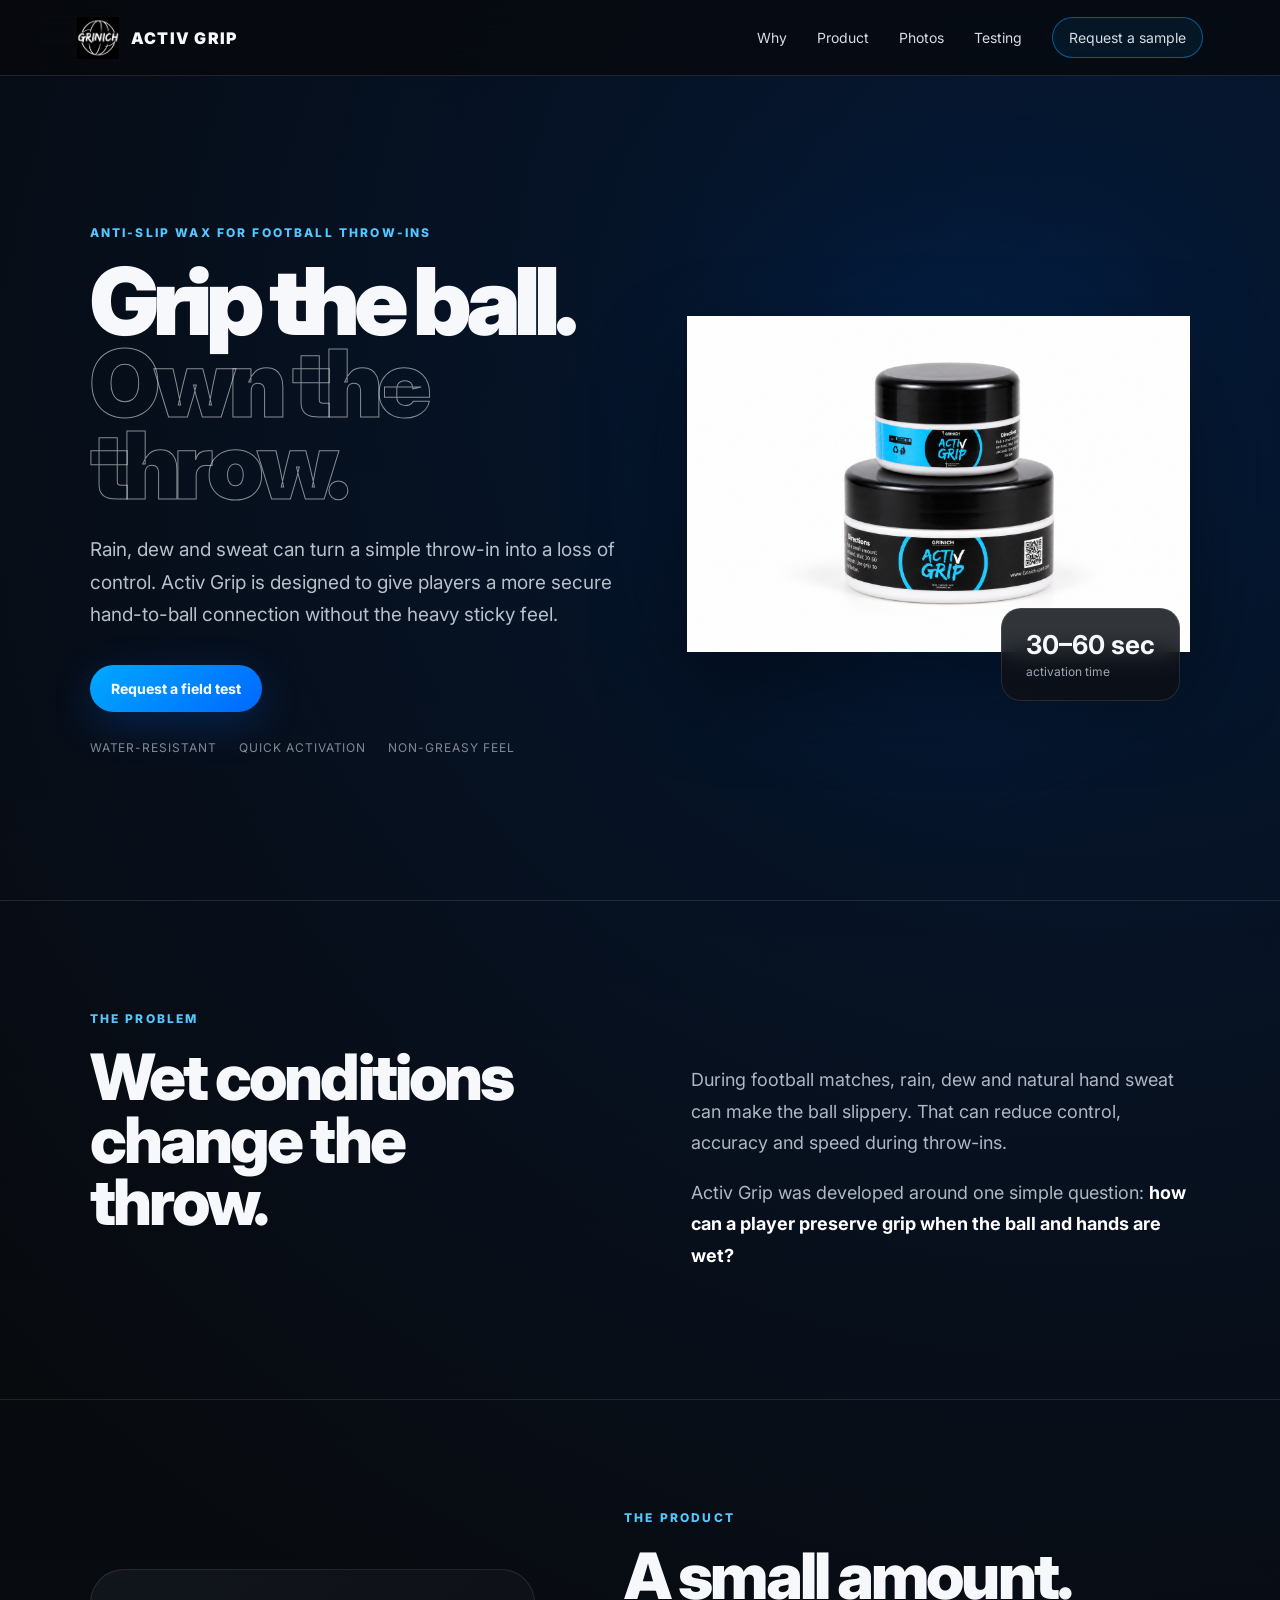
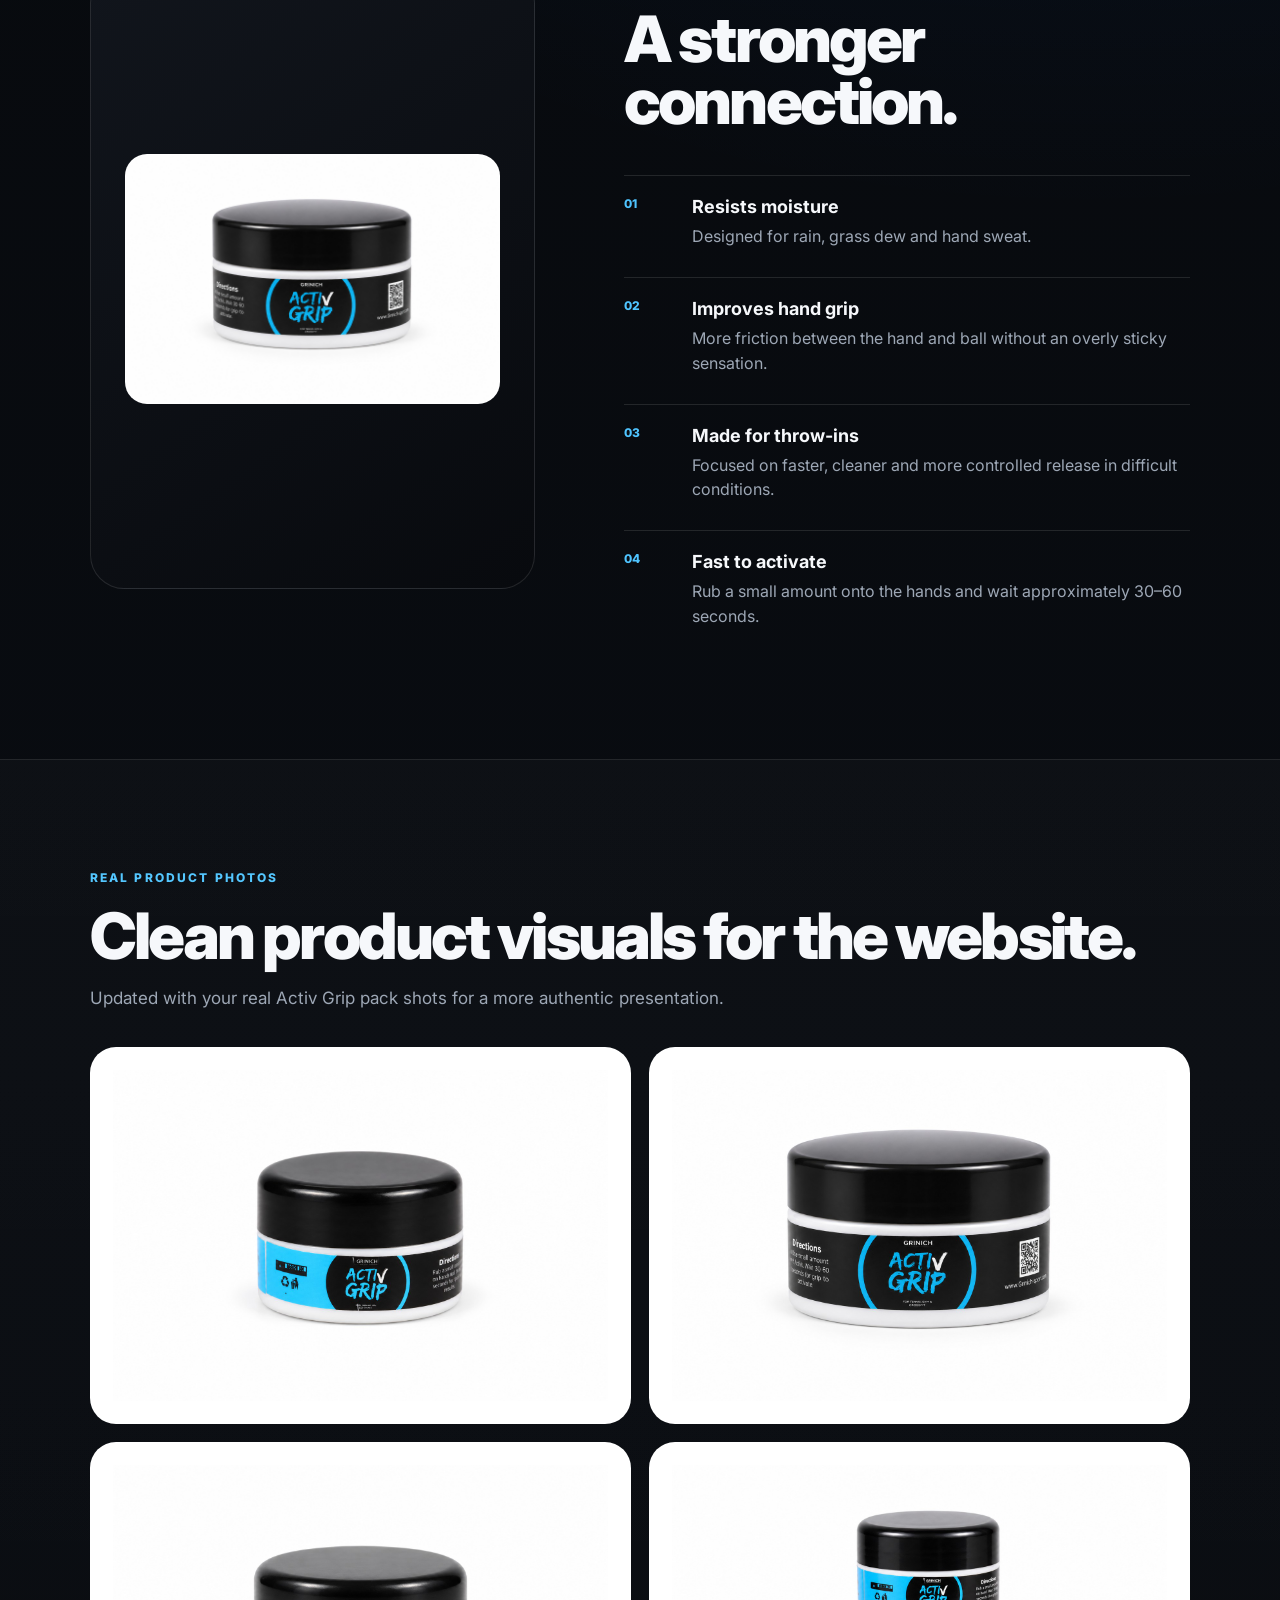
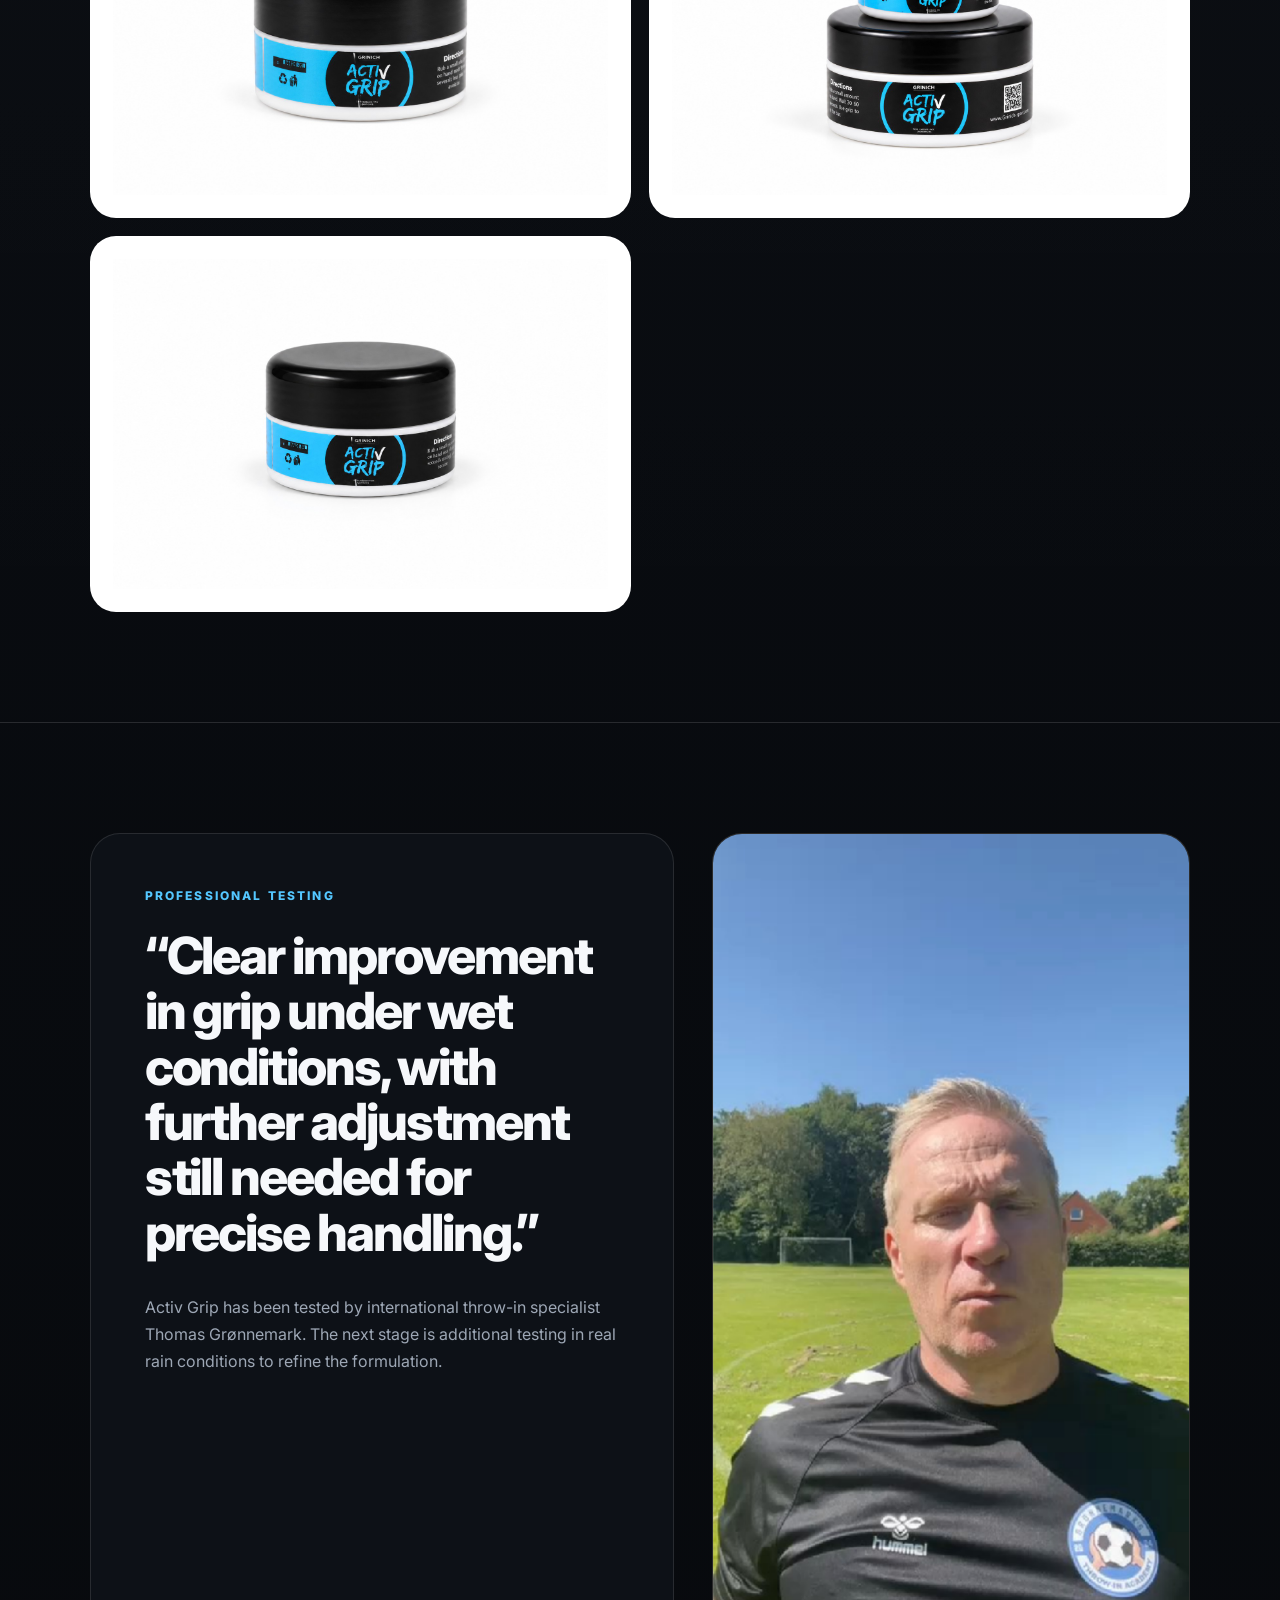
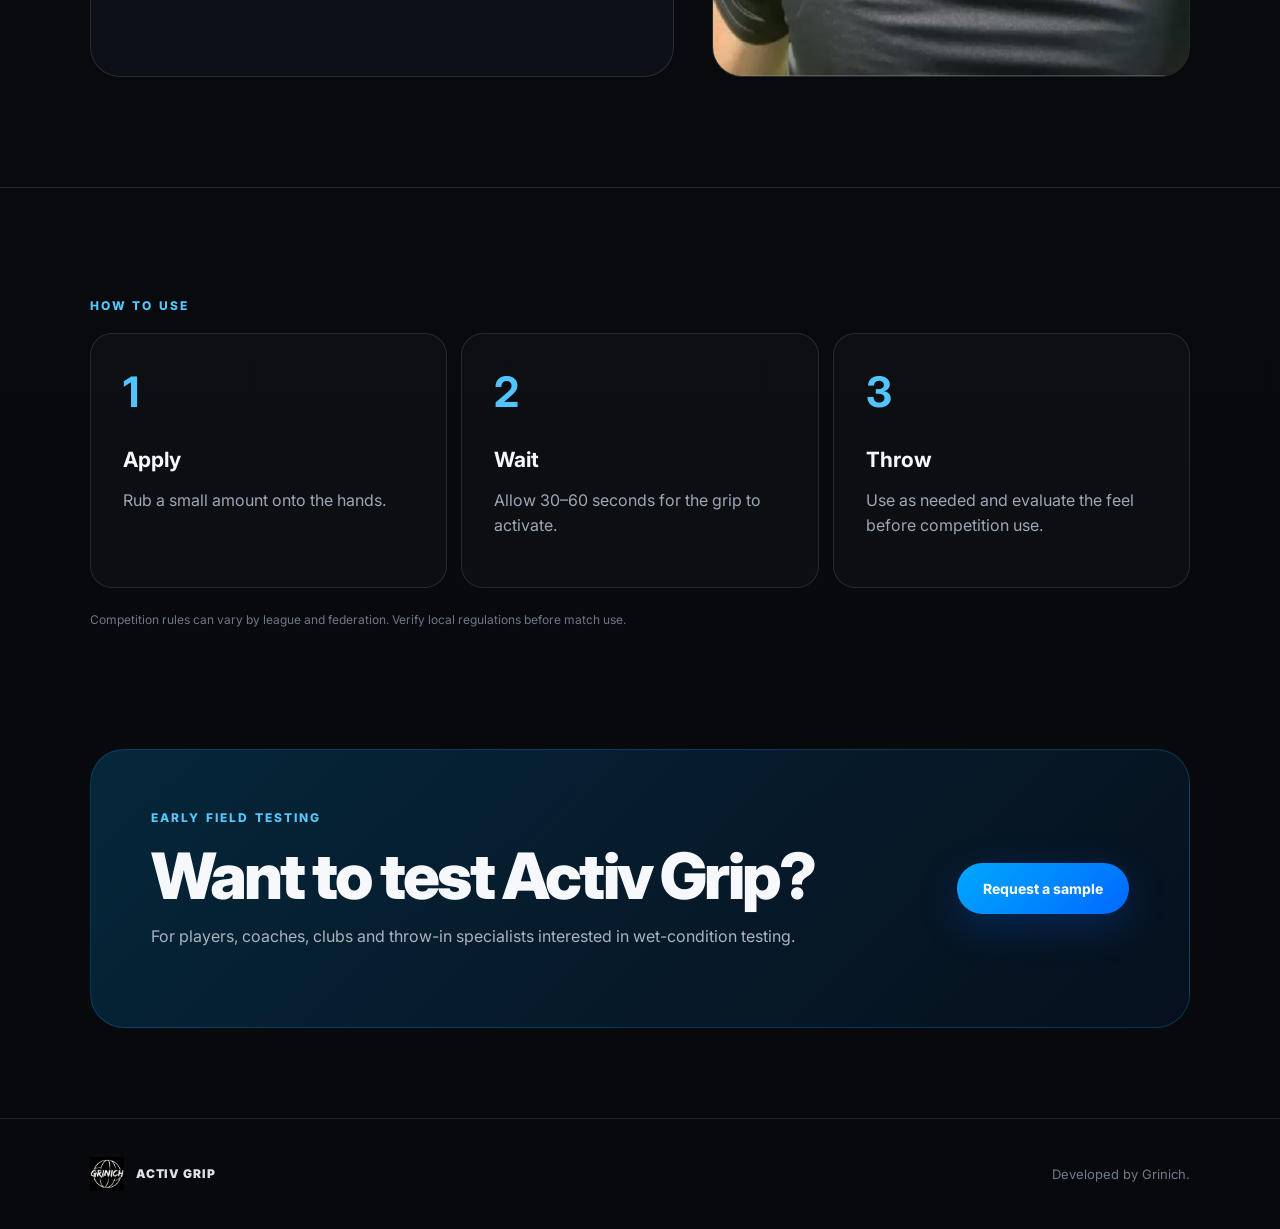
<file: index.html>
<!doctype html>
<html lang="en">
<head>
  <meta charset="utf-8" />
  <meta name="viewport" content="width=device-width, initial-scale=1" />
  <title>Activ Grip | Grinich Sport — Grip the Ball. Own the Throw.</title>
  <meta name="description" content="Discover Activ Grip by Grinich Sport — an anti-slip hand wax concept developed to improve football throw-in grip and control in wet conditions." />
  <link rel="preconnect" href="https://fonts.googleapis.com">
  <link rel="preconnect" href="https://fonts.gstatic.com" crossorigin>
  <link href="https://fonts.googleapis.com/css2?family=Inter:wght@400;500;600;700;800;900&display=swap" rel="stylesheet">
  <link rel="stylesheet" href="styles.css" />
  <link rel="canonical" href="https://www.grinich-sport.com/" />
  <meta property="og:type" content="website" />
  <meta property="og:title" content="Activ Grip | Grinich Sport" />
  <meta property="og:description" content="Anti-slip hand wax concept designed for more controlled football throw-ins in wet conditions." />
  <meta property="og:url" content="https://www.grinich-sport.com/" />
  <meta name="twitter:card" content="summary_large_image" />
  <meta name="theme-color" content="#07090c" />
  <link rel="icon" type="image/png" href="assets/image1.png" />
  <link rel="manifest" href="site.webmanifest" />
</head>
<body>
  <header class="nav">
    <a class="brand" href="#top" aria-label="Activ Grip home">
      <img src="assets/image1.png" alt="Grinich logo" />
      <span>ACTIV GRIP</span>
    </a>
    <nav>
      <a href="#why">Why</a>
      <a href="#product">Product</a>
      <a href="#gallery">Photos</a>
      <a href="#test">Testing</a>
      <a class="nav-cta" href="#contact">Request a sample</a>
    </nav>
  </header>

  <main id="top">
    <section class="hero">
      <div class="hero-copy">
        <p class="eyebrow">ANTI-SLIP WAX FOR FOOTBALL THROW-INS</p>
        <h1>Grip the ball.<br><span>Own the throw.</span></h1>
        <p class="lede">
          Rain, dew and sweat can turn a simple throw-in into a loss of control.
          Activ Grip is designed to give players a more secure hand-to-ball connection
          without the heavy sticky feel.
        </p>
        <div class="actions">
          <a class="btn primary" href="#contact">Request a field test</a>
        </div>
        <div class="micro">
          <span>Water-resistant</span>
          <span>Quick activation</span>
          <span>Non-greasy feel</span>
        </div>
      </div>

      <div class="hero-visual">
        <div class="glow"></div>
        <img class="product-stack" src="assets/product-real-4.png" alt="Activ Grip stacked product jars" />
        <div class="stat-card">
          <strong>30–60 sec</strong>
          <span>activation time</span>
        </div>
      </div>
    </section>

    <section class="problem" id="why">
      <div class="section-kicker">THE PROBLEM</div>
      <div class="problem-grid">
        <h2>Wet conditions change the throw.</h2>
        <div class="problem-copy">
          <p>
            During football matches, rain, dew and natural hand sweat can make the ball
            slippery. That can reduce control, accuracy and speed during throw-ins.
          </p>
          <p>
            Activ Grip was developed around one simple question:
            <strong>how can a player preserve grip when the ball and hands are wet?</strong>
          </p>
        </div>
      </div>
    </section>

    <section class="product" id="product">
      <div class="product-image-wrap">
        <img src="assets/product-real-2.png" alt="Activ Grip product front view with QR code" />
      </div>
      <div class="product-copy">
        <div class="section-kicker">THE PRODUCT</div>
        <h2>A small amount.<br>A stronger connection.</h2>
        <div class="feature-list">
          <article><span>01</span><div><h3>Resists moisture</h3><p>Designed for rain, grass dew and hand sweat.</p></div></article>
          <article><span>02</span><div><h3>Improves hand grip</h3><p>More friction between the hand and ball without an overly sticky sensation.</p></div></article>
          <article><span>03</span><div><h3>Made for throw-ins</h3><p>Focused on faster, cleaner and more controlled release in difficult conditions.</p></div></article>
          <article><span>04</span><div><h3>Fast to activate</h3><p>Rub a small amount onto the hands and wait approximately 30–60 seconds.</p></div></article>
        </div>
      </div>
    </section>


    <section class="gallery" id="gallery">
      <div class="gallery-head">
        <div class="section-kicker">REAL PRODUCT PHOTOS</div>
        <h2>Clean product visuals for the website.</h2>
        <p>Updated with your real Activ Grip pack shots for a more authentic presentation.</p>
      </div>
      <div class="gallery-grid">
        <div class="gallery-card"><img src="assets/product-real-1.png" alt="Activ Grip product side view" /></div>
        <div class="gallery-card"><img src="assets/product-real-2.png" alt="Activ Grip product front view with QR code" /></div>
        <div class="gallery-card"><img src="assets/product-real-3.png" alt="Activ Grip product front view" /></div>
        <div class="gallery-card"><img src="assets/product-real-4.png" alt="Activ Grip stacked product jars" /></div>
        <div class="gallery-card"><img src="assets/product-real-5.png" alt="Activ Grip product front view alternative" /></div>
      </div>
    </section>

    <section class="test" id="test">
      <div class="quote-card">
        <div class="section-kicker">PROFESSIONAL TESTING</div>
        <blockquote>
          “Clear improvement in grip under wet conditions, with further adjustment
          still needed for precise handling.”
        </blockquote>
        <p>
          Activ Grip has been tested by international throw-in specialist Thomas Grønnemark.
          The next stage is additional testing in real rain conditions to refine the formulation.
        </p>
      </div>
      <div class="test-visual">
        <img src="assets/image15.png" alt="Professional field test" />
      </div>
    </section>

    <section class="how">
      <div class="section-kicker">HOW TO USE</div>
      <div class="how-grid">
        <article><strong>1</strong><h3>Apply</h3><p>Rub a small amount onto the hands.</p></article>
        <article><strong>2</strong><h3>Wait</h3><p>Allow 30–60 seconds for the grip to activate.</p></article>
        <article><strong>3</strong><h3>Throw</h3><p>Use as needed and evaluate the feel before competition use.</p></article>
      </div>
      <p class="disclaimer">Competition rules can vary by league and federation. Verify local regulations before match use.</p>
    </section>

    <section class="contact" id="contact">
      <div>
        <div class="section-kicker">EARLY FIELD TESTING</div>
        <h2>Want to test Activ Grip?</h2>
        <p>For players, coaches, clubs and throw-in specialists interested in wet-condition testing.</p>
      </div>
      <a class="btn primary large" href="mailto:?subject=Activ%20Grip%20Field%20Test">Request a sample</a>
    </section>
  </main>

  <footer>
    <div class="brand footer-brand">
      <img src="assets/image1.png" alt="" />
      <span>ACTIV GRIP</span>
    </div>
    <p>Developed by Grinich.</p>
  </footer>
</body>
</html>
</file>
<file: styles.css>
:root{
  --bg:#07090c;
  --panel:#0d1117;
  --panel2:#111722;
  --text:#f6f8fb;
  --muted:#9da7b5;
  --line:rgba(255,255,255,.11);
  --blue:#00a8ff;
  --blue2:#0068ff;
}
*{box-sizing:border-box}
html{scroll-behavior:smooth}
body{
  margin:0;background:
    radial-gradient(circle at 85% 5%,rgba(0,104,255,.17),transparent 26%),
    linear-gradient(180deg,#06080b,#090c11 45%,#07090c);
  color:var(--text);font-family:Inter,Arial,sans-serif;
}
a{color:inherit;text-decoration:none}
.nav{
  position:sticky;top:0;z-index:50;height:76px;
  display:flex;align-items:center;justify-content:space-between;
  padding:0 6vw;background:rgba(7,9,12,.76);backdrop-filter:blur(18px);
  border-bottom:1px solid var(--line)
}
.brand{display:flex;align-items:center;gap:12px;font-weight:900;letter-spacing:.08em}
.brand img{width:42px;height:42px;object-fit:contain;filter:invert(1)}
.nav nav{display:flex;align-items:center;gap:30px;font-size:14px;color:#d7dce3}
.nav-cta{padding:11px 16px;border:1px solid rgba(0,168,255,.5);border-radius:999px;background:rgba(0,168,255,.08)}
main{overflow:hidden}
.hero{
  min-height:calc(100vh - 76px);display:grid;grid-template-columns:1.04fr .96fr;
  gap:4vw;align-items:center;padding:72px 7vw 80px
}
.eyebrow,.section-kicker{
  font-size:12px;font-weight:800;letter-spacing:.18em;color:#54c7ff;margin-bottom:20px
}
h1{font-size:clamp(58px,7.3vw,118px);line-height:.88;letter-spacing:-.065em;margin:0 0 28px;font-weight:900}
h1 span{color:transparent;-webkit-text-stroke:1px rgba(255,255,255,.52)}
.lede{max-width:700px;font-size:19px;line-height:1.7;color:#b8c0cc;margin:0}
.actions{display:flex;gap:13px;margin:34px 0 28px;flex-wrap:wrap}
.btn{display:inline-flex;align-items:center;justify-content:center;padding:15px 21px;border-radius:999px;font-weight:750;font-size:14px}
.btn.primary{background:linear-gradient(135deg,var(--blue),var(--blue2));box-shadow:0 12px 42px rgba(0,104,255,.24)}
.btn.ghost{border:1px solid var(--line);background:rgba(255,255,255,.035)}
.btn.large{padding:17px 26px}
.micro{display:flex;gap:22px;flex-wrap:wrap;color:#7f8997;font-size:12px;text-transform:uppercase;letter-spacing:.08em}
.hero-visual{position:relative;display:grid;place-items:center;min-height:570px}
.glow{position:absolute;width:70%;aspect-ratio:1;border-radius:50%;background:#0068ff;filter:blur(115px);opacity:.2}
.product-stack{position:relative;width:min(640px,100%);filter:drop-shadow(0 38px 45px rgba(0,0,0,.45))}
.stat-card{
  position:absolute;right:2%;bottom:12%;padding:20px 24px;background:rgba(13,17,23,.85);
  border:1px solid var(--line);backdrop-filter:blur(12px);border-radius:20px
}
.stat-card strong{display:block;font-size:26px}.stat-card span{color:var(--muted);font-size:12px}
section{padding:110px 7vw}
.problem{border-top:1px solid var(--line);border-bottom:1px solid var(--line)}
.problem-grid{display:grid;grid-template-columns:1fr 1fr;gap:8vw;align-items:start}
h2{font-size:clamp(38px,5vw,72px);line-height:.98;letter-spacing:-.045em;margin:0;font-weight:850}
.problem-copy{font-size:18px;line-height:1.75;color:#aeb7c3}
.problem-copy strong{color:white}
.product{display:grid;grid-template-columns:.88fr 1.12fr;gap:7vw;align-items:center}
.product-image-wrap{
  background:linear-gradient(145deg,#11151c,#080a0e);border:1px solid var(--line);
  border-radius:34px;padding:34px;min-height:620px;display:grid;place-items:center
}
.product-image-wrap img{width:100%;max-width:500px;border-radius:22px}
.product-copy h2{margin-bottom:42px}
.feature-list{display:grid;gap:8px}
.feature-list article{
  display:grid;grid-template-columns:52px 1fr;gap:16px;padding:20px 0;border-top:1px solid var(--line)
}
.feature-list article>span{color:#4fc4ff;font-size:12px;font-weight:800}
.feature-list h3{margin:0 0 7px;font-size:18px}.feature-list p{margin:0;color:var(--muted);line-height:1.55}
.demo{background:linear-gradient(180deg,rgba(0,104,255,.08),rgba(0,0,0,0));display:grid;grid-template-columns:.78fr 1.22fr;gap:6vw;align-items:center}
.demo-copy p{color:var(--muted);font-size:17px;line-height:1.7;max-width:520px}
.video-shell{border-radius:30px;overflow:hidden;border:1px solid var(--line);background:#000;box-shadow:0 30px 80px rgba(0,0,0,.35)}
.video-shell video{display:block;width:100%;max-height:680px;background:#000}
.test{display:grid;grid-template-columns:1.1fr .9fr;gap:3vw;align-items:stretch}
.quote-card,.test-visual{
  border:1px solid var(--line);border-radius:30px;background:var(--panel);overflow:hidden
}
.quote-card{padding:54px}
blockquote{font-size:clamp(30px,4vw,58px);line-height:1.08;letter-spacing:-.04em;margin:25px 0 34px;font-weight:800}
.quote-card p{color:var(--muted);line-height:1.7;max-width:700px}
.test-visual{min-height:560px;display:grid;place-items:center;background:#111}
.test-visual img{width:100%;height:100%;object-fit:cover}
.how{border-top:1px solid var(--line)}
.how-grid{display:grid;grid-template-columns:repeat(3,1fr);gap:14px}
.how-grid article{padding:32px;border:1px solid var(--line);border-radius:22px;background:rgba(255,255,255,.025)}
.how-grid strong{font-size:42px;color:#51c5ff}.how-grid h3{font-size:21px;margin:30px 0 8px}.how-grid p{color:var(--muted);line-height:1.6}
.disclaimer{margin-top:24px;color:#6e7887;font-size:12px}
.contact{
  margin:0 7vw 90px;padding:60px;border-radius:34px;
  background:linear-gradient(135deg,rgba(0,168,255,.19),rgba(0,104,255,.07));
  border:1px solid rgba(0,168,255,.24);display:flex;justify-content:space-between;align-items:center;gap:40px
}
.contact p{color:#aab4c1;max-width:650px;line-height:1.7}
footer{padding:34px 7vw;border-top:1px solid var(--line);display:flex;justify-content:space-between;align-items:center;color:#707a88;font-size:13px}
.footer-brand{font-size:12px;color:#dce2e8}.footer-brand img{width:34px;height:34px}
@media(max-width:950px){
  .nav nav a:not(.nav-cta){display:none}
  .hero,.product,.demo,.test,.problem-grid{grid-template-columns:1fr}
  .hero{padding-top:50px}.hero-visual{min-height:430px}
  .product-image-wrap{min-height:auto}
  .how-grid{grid-template-columns:1fr}
  .contact{margin:0 5vw 60px;padding:38px;display:block}.contact .btn{margin-top:18px}
}
@media(max-width:600px){
  .nav{padding:0 5vw}.brand span{font-size:12px}
  section{padding:78px 5vw}.hero{padding:50px 5vw 70px}
  h1{font-size:56px}.lede{font-size:16px}
  .micro{gap:10px 16px}.stat-card{right:0}
  .quote-card{padding:32px}
  footer{padding:28px 5vw}
}


.gallery{
  border-top:1px solid var(--line);
  border-bottom:1px solid var(--line);
  background:linear-gradient(180deg,rgba(255,255,255,.02),rgba(255,255,255,0));
}
.gallery-head{margin-bottom:34px}
.gallery-head p{
  color:var(--muted);
  font-size:17px;
  line-height:1.7;
  max-width:760px;
}
.gallery-grid{
  display:grid;
  grid-template-columns:repeat(2,1fr);
  gap:18px;
}
.gallery-card{
  background:#fff;
  border:1px solid rgba(255,255,255,.08);
  border-radius:26px;
  padding:22px;
  min-height:320px;
  display:grid;
  place-items:center;
}
.gallery-card img{
  width:100%;
  height:100%;
  max-height:420px;
  object-fit:contain;
}
.product-image-wrap img{
  width:100%;
  max-width:620px;
  border-radius:22px;
  object-fit:contain;
}
@media(max-width:950px){
  .gallery-grid{grid-template-columns:1fr}
}
</file>
